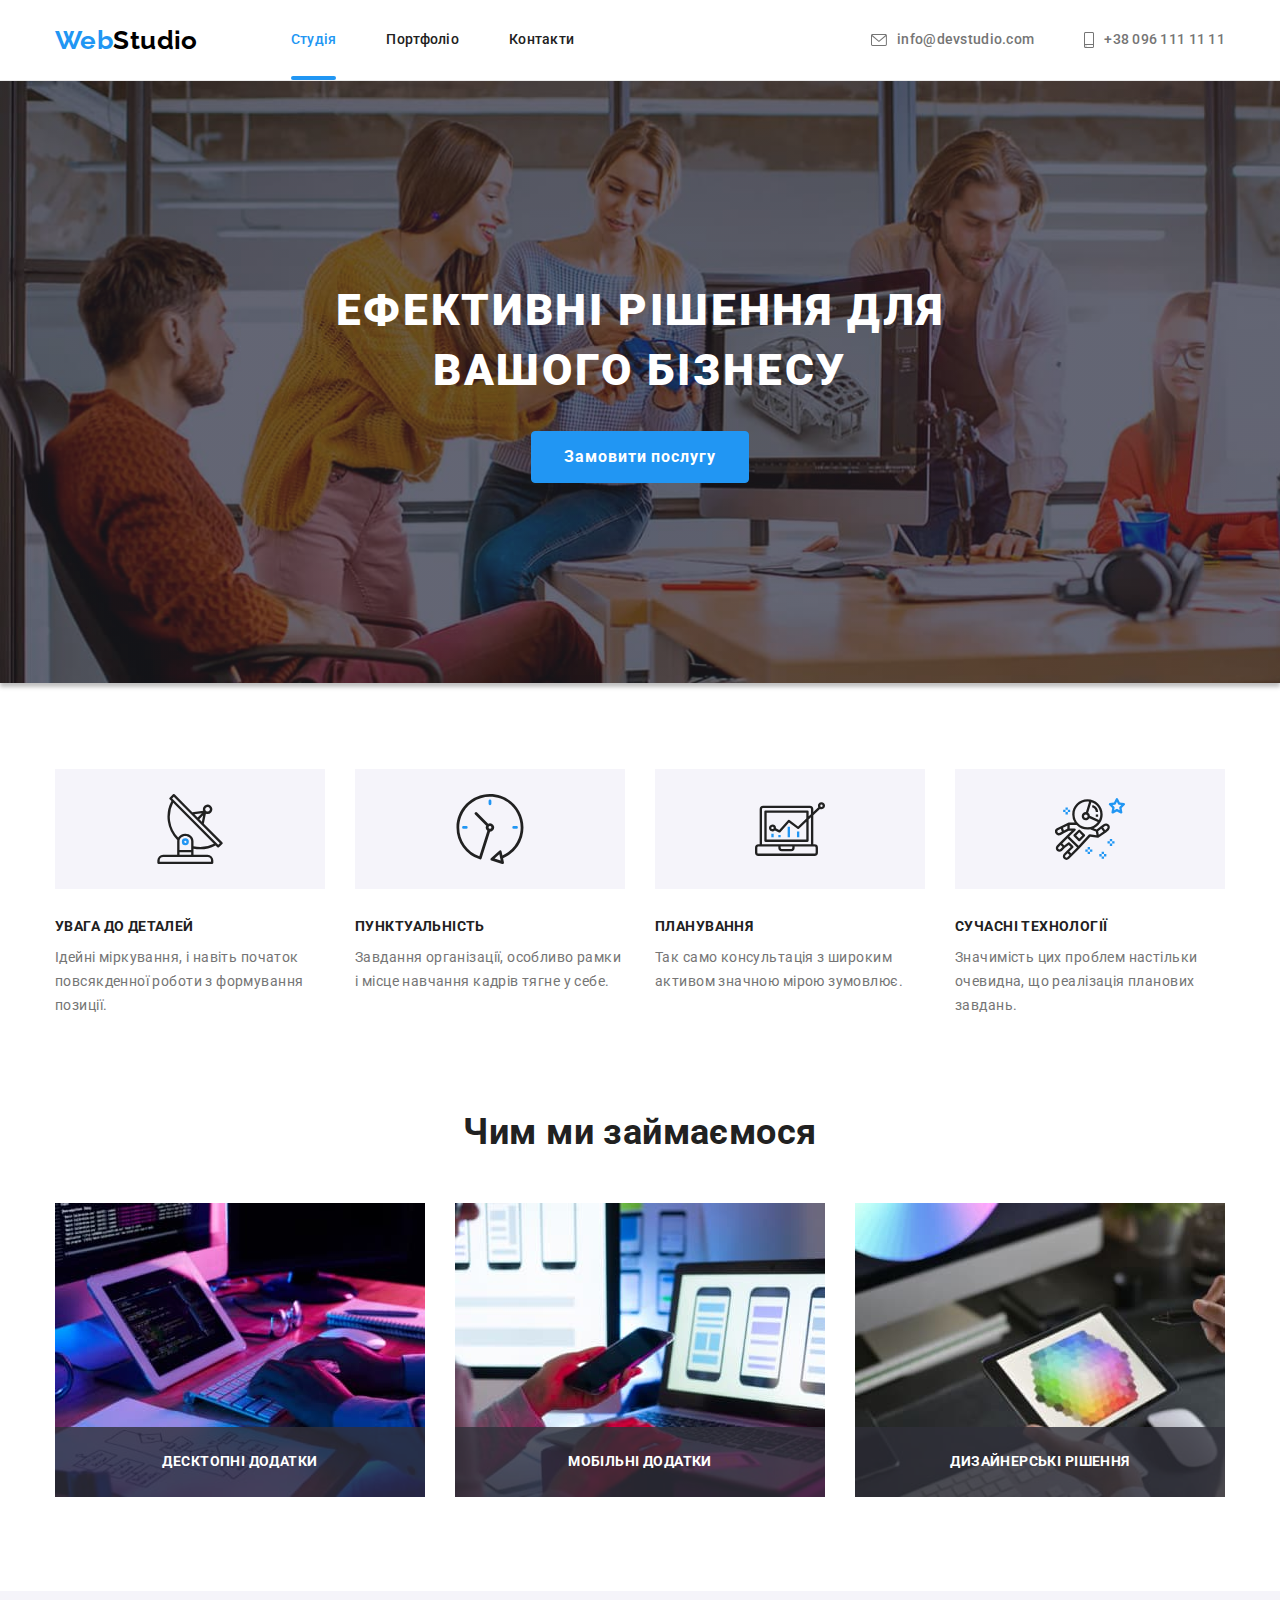
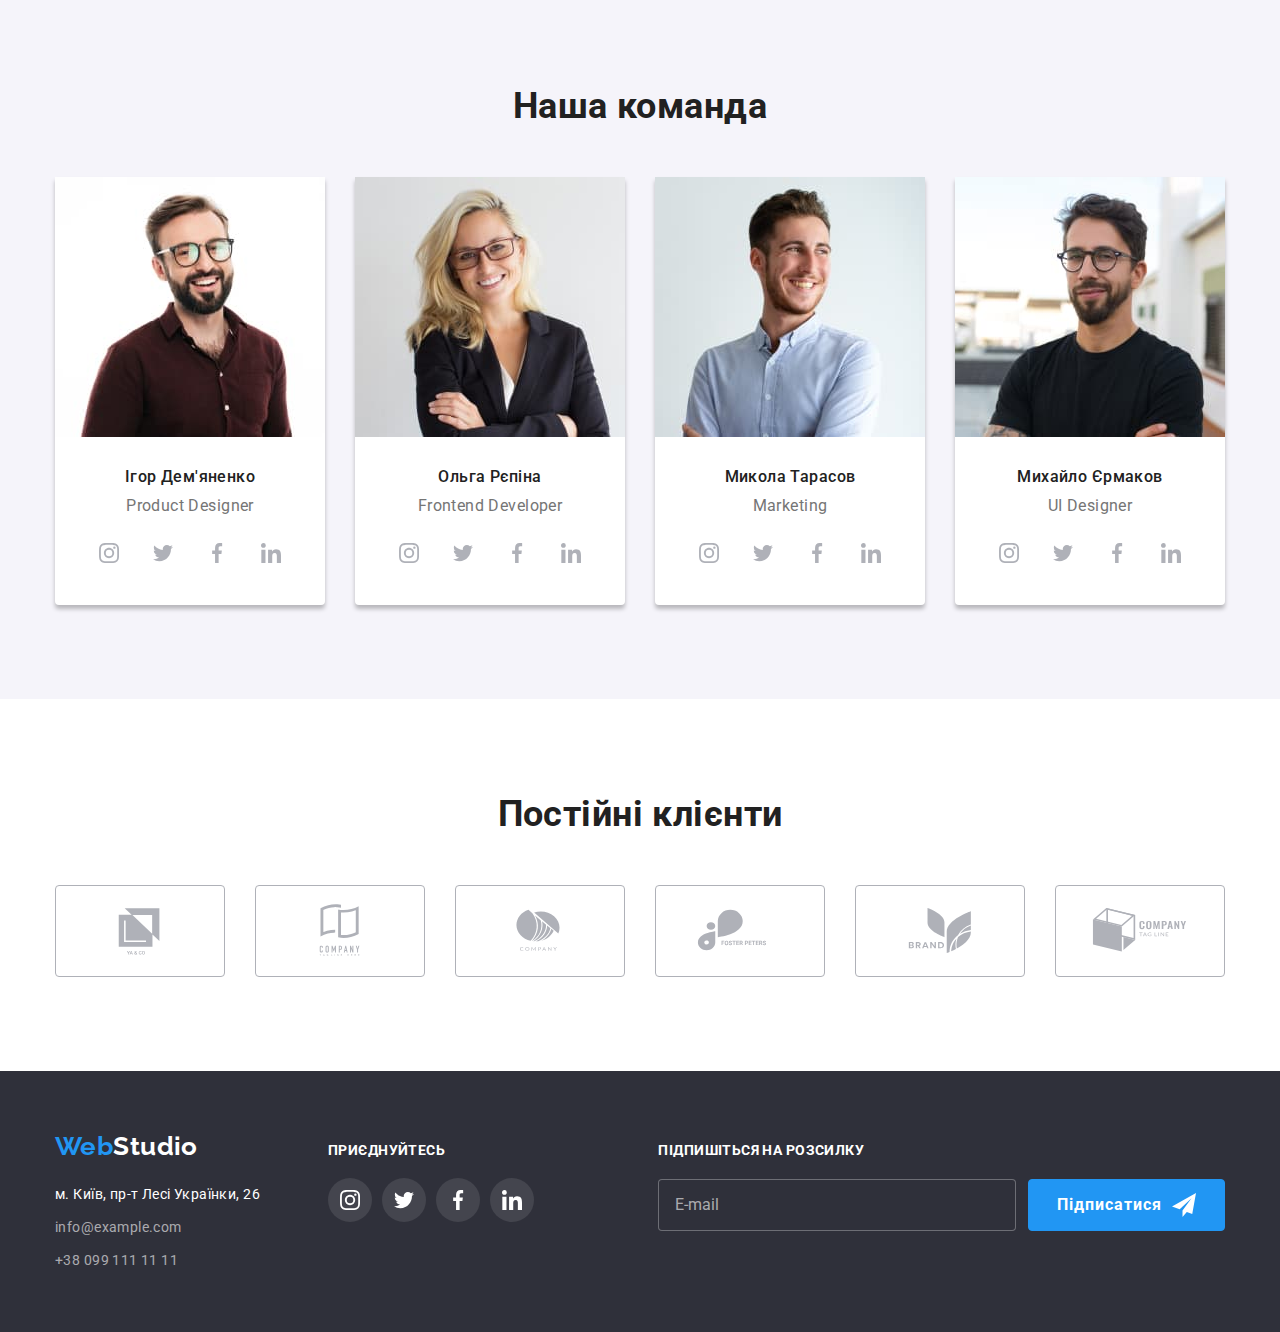
<file: index.html>
<!DOCTYPE html>
<html lang="uk">
<head>
    <meta charset="UTF-8">
    <meta http-equiv="X-UA-Compatible" content="IE=edge">
    <meta name="viewport" content="width=device-width, initial-scale=1.0">
    <title>WebStudio</title>
    <link rel="preconnect" href="https://fonts.googleapis.com">
    <link rel="preconnect" href="https://fonts.gstatic.com" crossorigin>
    <link href="https://fonts.googleapis.com/css2?family=Raleway:wght@700&family=Roboto:wght@400;500;700;900&display=swap" rel="stylesheet">
    <link rel="stylesheet" href="https://cdn.jsdelivr.net/npm/modern-normalize@1.1.0/modern-normalize.min.css">
    <link rel="stylesheet" href="./css/styles.css">
</head>
<body>
    <header class="header">
        <div class="container header-flex">
        <nav class="nav">
        <a class="header-logo link" href="index.html">
           <span class="logo-web">Web</span>Studio 
        </a>
        <ul class="menu list">
            <li class="menu-item"><a class="menu-link link current" href="index.html" >Студія</a></li>
            <li class="menu-item"><a class="menu-link link " href="portfolio.html">Портфоліо</a> </li>
            <li class="menu-item"><a class="menu-link link" href="#contact">Контакти</a></li>
        </ul>
        </nav>
        <ul class="contact list">
            <li><a class="link header-email" href="mailto:info@devstudio.com">
                <svg width="16" height="12" lang="en" aria-label="email icon" class="icon-email">
                <use href="./images/sprite1.svg#icon-email"></use>
            </svg>info@devstudio.com</a></li>
            <li><a class="link header-phone-number" href="tel:+380961111111">
                <svg width="10" height="16" aria-label="phone icon" class="icon-phone">
                <use href="./images/sprite1.svg#icon-phone"></use>
            </svg>+38 096 111 11 11</a></li>
        </ul></div>
    </header>
    <main>
        <section class="hero">
            <div class="container ">
            
            <h1 class="hero-title" >Ефективні рішення для вашого бізнесу</h1>
            <button class="modal_open_btn" type="button" data-modal-open>Замовити послугу</button>
        </div>
        </section>
    <section class="desc section">
        <div class="container">
         <h2 class="desc-title-hidden">Основний підхід до створення проекту</h2>
        <ul class="list desc-flex">
            <li class="desc-list-item">
                <div class="svg"><svg width="70" height="70" lang="en" aria-label="antenna icon" class="desc-icon">
                    <use href="./images/sprite1.svg#icon-antenna"></use>
                </svg></div>
                <div class="desc-card-down">
                <h3 class="desc-subtitle ">УВАГА ДО ДЕТАЛЕЙ</h3>
                <p class="desc-text">Ідейні міркування, і навіть початок  повсякденної роботи з формування позиції.</p>
            </div>
            </li>
            <li class="desc-list-item">
                <div class="svg"><svg width="70" height="70" lang="en" aria-label="clock icon" class="desc-icon">
                    <use href="./images/sprite1.svg#icon-clock"></use>
                </svg></div>
                <div class="desc-card-down">
                <h3 class="desc-subtitle">ПУНКТУАЛЬНІСТЬ</h3>
                <p class="desc-text">Завдання організації, особливо рамки і місце навчання кадрів тягне у себе.</p>
            </div>
            </li>
            <li class="desc-list-item">
                <div class="svg"><svg width="70" height="70" lang="en" aria-label="diagram icon" class="desc-icon">
                    <use href="./images/sprite1.svg#icon-diagram"></use>
                </svg></div>
                <div class="desc-card-down">
                <h3 class="desc-subtitle">ПЛАНУВАННЯ</h3>
                <p class="desc-text">Так само консультація з широким активом значною мірою зумовлює.</p>
            </div>
            </li>
            <li class="desc-list-item">
                <div class="svg"><svg width="70" height="70" lang="en" aria-label="astrounaut icon" class="desc-icon">
                    <use href="./images/sprite1.svg#icon-astronaut"></use>
                </svg></div>
                <div class="desc-card-down">
                <h3 class="desc-subtitle">СУЧАСНІ ТЕХНОЛОГІЇ</h3>
                <p class="desc-text">Значимість цих проблем настільки очевидна, що реалізація планових завдань.</p>
            </div>
            </li>
            
            
        </ul>
    </div>
    </section>
    <section class="features section" >
        <div class="container">
        <h2 class="features-title">Чим ми займаємося</h2>
        <ul class="list features-flex">
        <li>
            <div class="features-img-box">
            <img class="features-img" src="./images/photo1.jpg" 
            alt="Десктопні додатки" width="370" height="294">
            <div class="features-text-backdrop">
            <p class="features-text">Десктопні додатки</p>
            </div></div>
        </li>
        <li>
            <div class="features-img-box">
            <img class="features-img" src="./images/photo2.jpg" 
            alt="Мобільні додатки" width="370" height="294">
            <div class="features-text-backdrop">
            <p class="features-text">Мобільні додатки</p>
            </div></div>
        </li>
        <li>
            <div class="features-img-box">
            <img class="features-img" src="./images/photo3.jpg" 
            alt="Дизайнерські рішення" width="370" height="294">
            <div class="features-text-backdrop">
            <p class="features-text">Дизайнерські рішення</p>
            </div></div>
        </li>
            </ul>
        </div>
    </section>
<section class="team section">
    <div class="container">
    <h2 class="team-title">Наша команда</h2>
    <ul class="list team-flex">
        <li class="team-one-persone">
            <img class="team-img" src="./images/igor.jpg" alt="Ігор" width="270" height="260">
            <div class="team-card-down">
            <h3 class="team-subtitle">Ігор Дем'яненко</h3>
            <p lang="en" class="team-text">Product Designer</p>
            <ul class="list team-social-list">
                <li>
                    <a href="#" class="link social-link-team">
                        <svg width="20" height="20" lang="en" aria-label="instagram icon" class="social-icon">
                            <use href="./images/sprite1.svg#icon-instagram"></use>
                        </svg>
                    </a>
                </li>
                <li>
                    <a href="#" class="link social-link-team">
                        <svg width="20" height="20" lang="en" aria-label="twitter icon" class="social-icon">
                            <use href="./images/sprite1.svg#icon-twitter"></use>
                        </svg>
                    </a>
                </li>
                <li>
                    <a href="#" class="link social-link-team">
                        <svg width="20" height="20" lang="en" aria-label="facebook icon" class="social-icon">
                            <use href="./images/sprite1.svg#icon-facebook"></use>
                        </svg>
                    </a>
                </li>
                <li>
                    <a href="#" class="link social-link-team">
                        <svg width="20" height="20" lang="en" aria-label="linkedin icon" class="social-icon">
                            <use href="./images/sprite1.svg#icon-linkedin"></use>
                        </svg>
                    </a>
                </li>
            </ul>
        </div>
 
        </li>
        <li class="team-one-persone">
            <img class="team-img" src="./images/olga.jpg" alt="Ольга" width="270" height="260">
            <div class="team-card-down">
                <h3 class="team-subtitle">Ольга Рєпіна</h3>
                <p lang="en" class="team-text">Frontend Developer</p>
                <ul class="list team-social-list">
                    <li>
                        <a href="#" class="link social-link-team">
                            <svg width="20" height="20" lang="en" aria-label="instagram icon" class="social-icon">
                                <use href="./images/sprite1.svg#icon-instagram"></use>
                            </svg>
                        </a>
                    </li>
                    <li>
                        <a href="#" class="link social-link-team">
                            <svg width="20" height="20" lang="en" aria-label="twitter icon" class="social-icon">
                                <use href="./images/sprite1.svg#icon-twitter"></use>
                            </svg>
                        </a>
                    </li>
                    <li>
                        <a href="#" class="link social-link-team">
                            <svg width="20" height="20" lang="en" aria-label="facebook icon" class="social-icon">
                                <use href="./images/sprite1.svg#icon-facebook"></use>
                            </svg>
                        </a>
                    </li>
                    <li>
                        <a href="#" class="link social-link-team">
                            <svg width="20" height="20" lang="en" aria-label="linkedin icon" class="social-icon">
                                <use href="./images/sprite1.svg#icon-linkedin"></use>
                            </svg>
                        </a>
                    </li>
                </ul>
            </div>
        </li>
        <li class="team-one-persone">
            <img class="team-img" src="./images/mikola.jpg" alt="Микола" width="270" height="260">
            <div class="team-card-down">
                <h3 class="team-subtitle">Микола Тарасов</h3>
                <p lang="en" class="team-text">Marketing</p>
                <ul class="list team-social-list">
                    <li>
                        <a href="#" class="link social-link-team">
                            <svg width="20" height="20" lang="en" aria-label="instagram icon" class="social-icon">
                                <use href="./images/sprite1.svg#icon-instagram"></use>
                            </svg>
                        </a>
                    </li>
                    <li>
                        <a href="#" class="link social-link-team">
                            <svg width="20" height="20" lang="en" aria-label="twitter icon" class="social-icon">
                                <use href="./images/sprite1.svg#icon-twitter"></use>
                            </svg>
                        </a>
                    </li>
                    <li>
                        <a href="#" class="link social-link-team">
                            <svg width="20" height="20" lang="en" aria-label="facebook icon" class="social-icon">
                                <use href="./images/sprite1.svg#icon-facebook"></use>
                            </svg>
                        </a>
                    </li>
                    <li>
                        <a href="#" class="link social-link-team">
                            <svg width="20" height="20" lang="en" aria-label="linkedin icon" class="social-icon">
                                <use href="./images/sprite1.svg#icon-linkedin"></use>
                            </svg>
                        </a>
                    </li>
                </ul>
                </div>
         
             <li class="team-one-persone">
            <img class="team-img" src="./images/mihailo.jpg" alt="Михайло" width="270" height="260">  
            <div class="team-card-down">
            <h3 class="team-subtitle">Михайло Єрмаков</h3>
            <p lang="en" class="team-text">UI Designer</p>
            <ul class="list team-social-list">
                <li>
                    <a href="#" class="link social-link-team">
                        <svg width="20" height="20" lang="en" aria-label="instagram icon" class="social-icon">
                            <use href="./images/sprite1.svg#icon-instagram"></use>
                        </svg>
                    </a>
                </li>
                <li>
                    <a href="#" class="link social-link-team">
                        <svg width="20" height="20" lang="en" aria-label="twitter icon" class="social-icon">
                            <use href="./images/sprite1.svg#icon-twitter"></use>
                        </svg>
                    </a>
                </li>
                <li>
                    <a href="#" class="link social-link-team">
                        <svg width="20" height="20" lang="en" aria-label="facebook icon" class="social-icon">
                            <use href="./images/sprite1.svg#icon-facebook"></use>
                        </svg>
                    </a>
                </li>
                <li>
                    <a href="#" class="link social-link-team">
                        <svg width="20" height="20" lang="en" aria-label="linkedin icon" class="social-icon">
                            <use href="./images/sprite1.svg#icon-linkedin"></use>
                        </svg>
                    </a>
                </li>
            </ul>
        
            </div>
        </ul>
       
</div>
</section>
<section class="section client">
    <div class="container">
        <h2 class="client-title">Постійні клієнти</h2>
        <ul class="list client-list">
            <li>
                <a class="link client-link" href="#">
                    <svg class="icon-logo" lang="en" aria-label="first logo icon" width="106" height="60">
                        <use href="./images/sprite1.svg#icon-logo1"></use>
                    </svg>
                </a>
            </li>
            <li>
                <a class="link client-link" href="#">
                    <svg class="icon-logo" lang="en" aria-label="second logo icon" width="106" height="60">
                        <use href="./images/sprite1.svg#icon-logo2"></use>
                    </svg>
                </a>
            </li>
            <li>
                <a class="link client-link" href="#">
                    <svg class="icon-logo" lang="en" aria-label="third logo icon" width="106" height="60">
                        <use href="./images/sprite1.svg#icon-logo3"></use>
                    </svg>
                </a>
            </li>
            <li>
                <a class="link client-link" href="#">
                    <svg class="icon-logo" lang="en" aria-label="fourth logo icon" width="106" height="60">
                        <use href="./images/sprite1.svg#icon-logo4"></use>
                    </svg>
                </a>
            </li>
            <li>
                <a class="link client-link" href="#">
                    <svg class="icon-logo" lang="en" aria-label="fifth logo icon" width="106" height="60">
                        <use href="./images/sprite1.svg#icon-logo5"></use>
                    </svg>
                </a>
            </li>
            <li>
                <a class="link client-link" href="#">
                    <svg class="icon-logo" lang="en" aria-label="sixth ogo icon" width="106" height="60">
                        <use href="./images/sprite1.svg#icon-logo6"></use>
                    </svg>
                </a>
            </li>
        </ul>
    </div>
</section>
</main>
<footer id="contact" class="footer">
    <div class="container footer-flex">
        <div class="logo-addres">
    <a class="footer-logo link" href="index.html">
       <span class="logo-web">Web</span>Studio
    </a>
    <address class="address">
    <ul class="list">
     <li class="item-location">
        <a class="link location" href="https://www.google.com/maps/d/viewer?mid=10uSM3H-mIU3GznYo2szRIEphczw&hl=en_US&ll=50.42834186069751%2C30.53867194374802&z=18" 
     target="_blank" rel="noopener noreferre nofollow"> м. Київ, пр-т Лесі Українки, 26</a>
    </li>
   
    <li class="item-phone-number"><a class="link footer-phone-number" href="mailto:info@example.com">info@example.com</a></li>
    <li><a class="link footer-email" href="tel:+380991111111">+38 099 111 11 11</a></li>
    </ul>   </address>
</div>
    <div class="footer-social">
        <p class="footer-text">приєднуйтесь</p>
        <ul class="list footer-social-list">
            <li>
                <a href="#" class="link footer-social-link">
                    <svg width="20" height="20" lang="en" aria-label="instagram icon" class="footer-social-icon">
                        <use href="./images/sprite1.svg#icon-instagram"></use>
                    </svg>
                </a>
            </li>
            <li>
                <a href="#" class="link footer-social-link">
                    <svg width="20" height="20" lang="en" aria-label="twitter icon" class="footer-social-icon">
                        <use href="./images/sprite1.svg#icon-twitter"></use>
                    </svg>
                </a>
            </li>
            <li>
                <a href="#" class="link footer-social-link">
                    <svg width="20" height="20" lang="en" aria-label="facebook icon" class="footer-social-icon">
                        <use href="./images/sprite1.svg#icon-facebook"></use>
                    </svg>
                </a>
            </li>
            <li>
                <a href="#" class="link footer-social-link">
                    <svg width="20" height="20" lang="en" aria-label="linkedin icon" class="footer-social-icon">
                        <use href="./images/sprite1.svg#icon-linkedin"></use>
                    </svg>
                </a>
            </li>
        </ul>
            </div>
            <div class="footer-box-form">
                <p class="footer-form-text">Підпишіться на розсилку</p>
                <form class="footer-form">
                    <!-- <div class="form-flex"></div> -->
                    <input placeholder="E-mail" class="footer-input" type="email" name="footer-email">
                    <button class="footer-form-btn" type="submit">
                        <span>
                        Підписатися</span>
                        <span>
                        <svg class="icon-send" width="24" height="24"><use href="./images/sprite1.svg#icon-send"></use>
                        </svg></span>
                    </button>
                </form>
            </div>
            </div>
    </footer>
    <div class="backdrop is-hidden" data-modal>
    <div class="modal">
        <button class="modal-close-btn" type="button" data-modal-close>
        <svg class="modal-close-icon" width="18" height="18">
            <use href="./images/sprite1.svg#icon-x"></use>
        </svg>  
    </button>
    <p class="modal-title">Залиште свої дані, ми вам передзвонимо</p>
    <form class="modal-form">
        <label class="modal-form-field">
           <span class="modal-form-field-text">Ім'я</span> 
           <span class="modal-wrapper-user">
        <input class="modal-form-input" required type="text" pattern="[a-zA-Zа-яА-ЯіІїЇ]+" name="User-name">
        <svg class="modal-icon-user" width="18" height="18">
            <use href="./images/sprite1.svg#icon-user-name"></use>
        </svg>
           </span>
            </label>
        <label class="modal-form-field">
            <span class="modal-form-field-text">Телефон</span>
            <span class="modal-wrapper-user">
        <input class="modal-form-input" required type="tel" 
        pattern="[0-9]{3}-[0-9]{3}-[0-9]{2}-[0-9]{2}" 
        title="xxx-xxx-xx-xx"
        name="user-number-telephone">
        <svg class="modal-icon-user" width="18" height="18">
            <use href="./images/sprite1.svg#icon-user-telephone"></use>
        </svg>
    </span>
            </label>
        <label class="modal-form-field">
            <span class="modal-form-field-text">Пошта</span>
            <span class="modal-wrapper-user">
        <input class="modal-form-input" type="email" name="user-email">
        <svg class="modal-icon-user" width="18" height="18">
            <use href="./images/sprite1.svg#icon-user-email"></use>
        </svg>
    </span>
            </label>
        <label class="modal-form-field">
            <span class="modal-form-field-text">Коментар</span>
        <textarea class="modal-form-message" name="user-message" placeholder="Введіть текст" ></textarea>
            </label>
        <label class="modal-form-checkbox" >
        <input  class="modal-form-policy" required type="checkbox" name="user-agree-policy">
        <svg width="16" height="15" class="modal-checkbox-icon">
            <use class="modal-checkbox-icon-use" href="./images/sprite1.svg#icon-accept"></use>
        </svg>
        <span class="modal-form-policy-text">Погоджуюся з розсилкою та приймаю 
            <a class="link policy-link" href="">Умови договору</a></span> 
            </label>

        <button class="modal-btn-submit" type="submit">Відправити</button>
     


    </form>
</div>
</div>
<script src="./js/modal.js"></script>
</body>
</html>
</file>
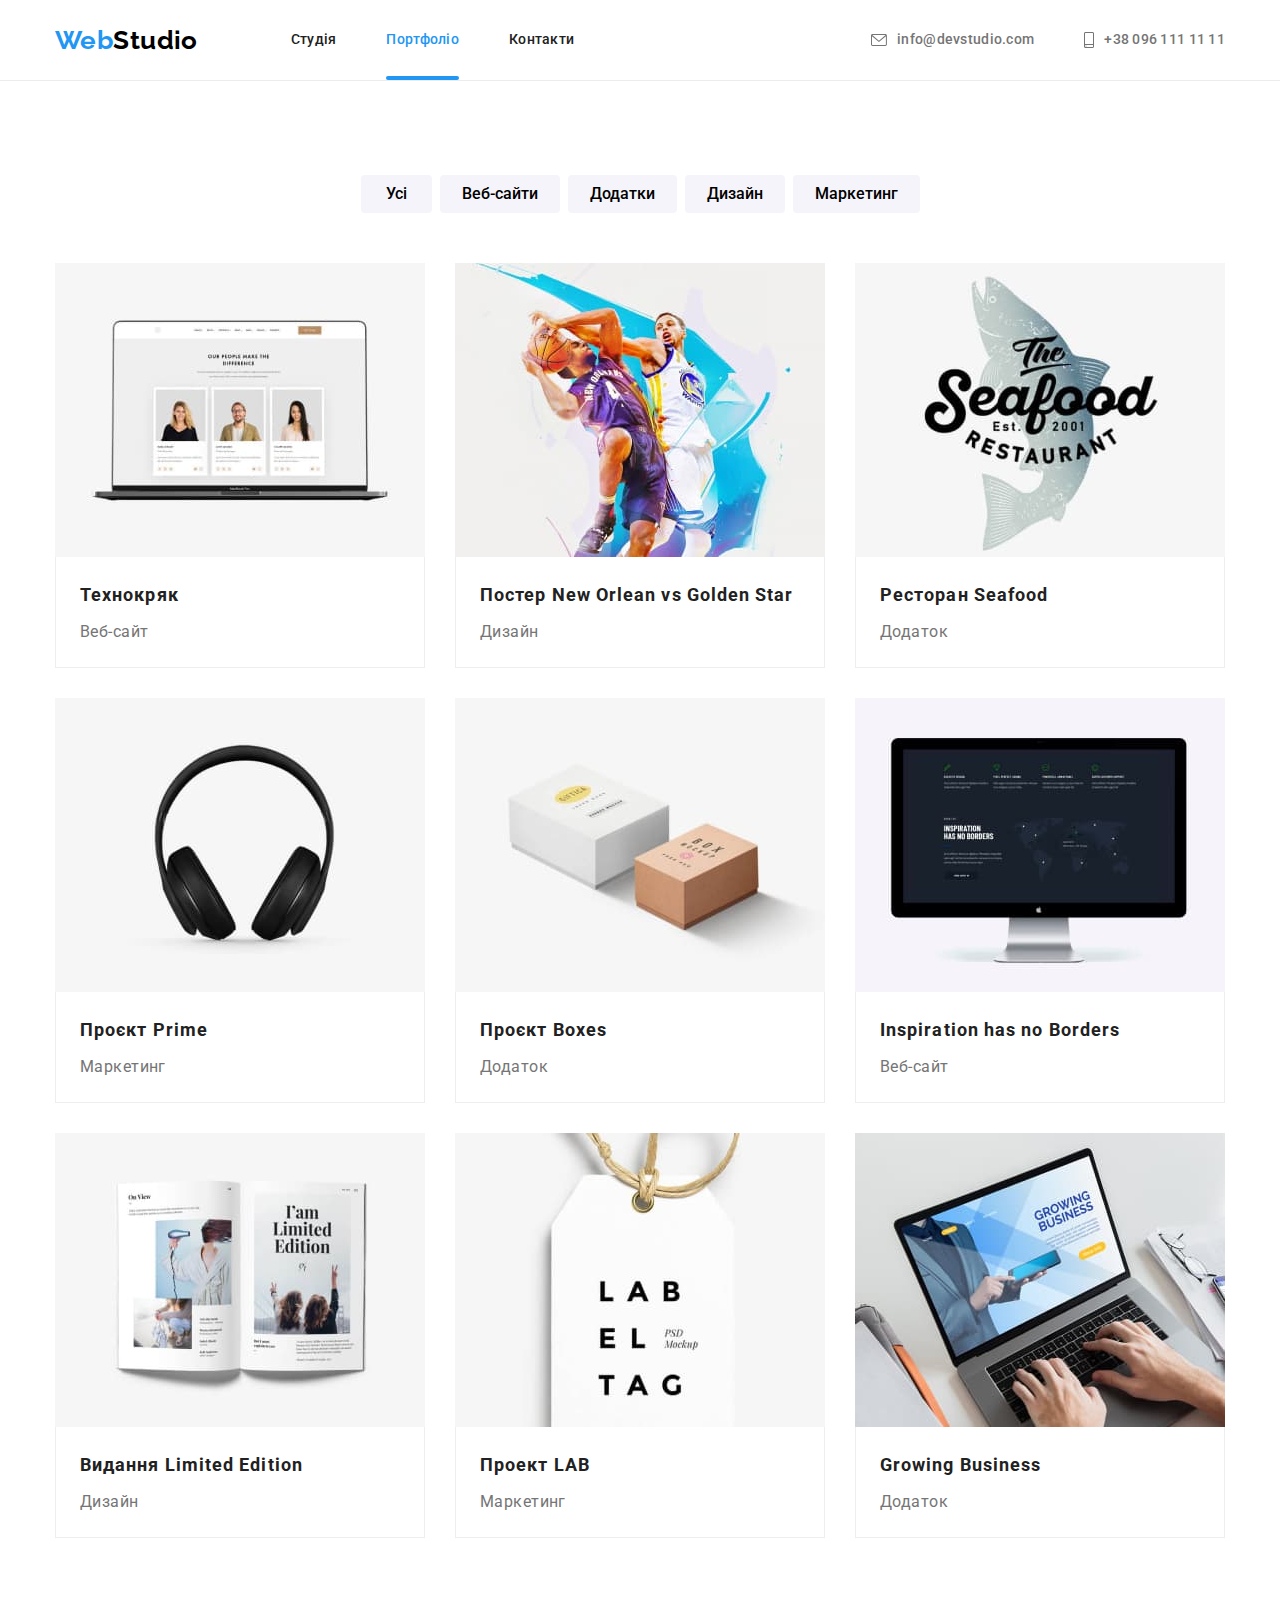
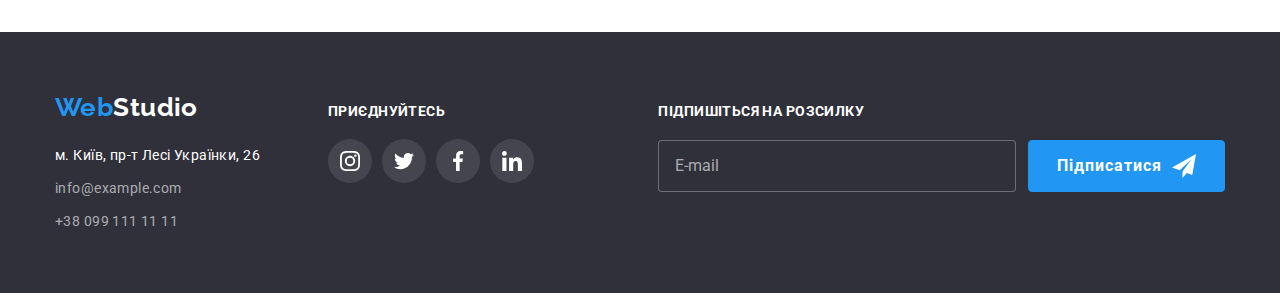
<file: portfolio.html>
<!DOCTYPE html>
<html lang="uk">
<head>
    <meta charset="UTF-8">
    <meta http-equiv="X-UA-Compatible" content="IE=edge">
    <meta name="viewport" content="width=device-width, initial-scale=1.0">
    <title>Portfolio</title>
    <link rel="preconnect" href="https://fonts.googleapis.com">
    <link rel="preconnect" href="https://fonts.gstatic.com" crossorigin>
    <link href="https://fonts.googleapis.com/css2?family=Raleway:wght@700&family=Roboto:wght@400;500;700;900&display=swap" rel="stylesheet">
    <link rel="stylesheet" href="https://cdn.jsdelivr.net/npm/modern-normalize@1.1.0/modern-normalize.min.css">
    <link rel="stylesheet" href="./css/styles.css">
</head>
<body>
    <header class="header">
        <div class="container header-flex">
        <nav class="nav">
        <a class="header-logo link" href="index.html">
           <span class="logo-web">Web</span>Studio 
        </a>
        <ul class="menu list">
            <li class="menu-item"><a class="menu-link link " href="index.html" >Студія</a> </li>
            <li class="menu-item"><a class="menu-link link current" href="portfolio.html"> Портфоліо</a> </li>
            <li class="menu-item"><a class="menu-link link" href="#contact"> Контакти</a></li>
        </ul>
        </nav>
        <ul class="contact list">
            <li><a class="link header-email" href="mailto:info@devstudio.com">
                <svg lang="en" aria-label="email icon" class="icon-email">
                <use href="./images/sprite1.svg#icon-email"></use>
            </svg>info@devstudio.com</a></li>
            <li><a class="link header-phone-number" href="tel:+380961111111">
                <svg aria-label="phone icon" class="icon-phone">
                <use href="./images/sprite1.svg#icon-phone"></use>
            </svg>+38 096 111 11 11</a></li>
        </ul></div>
    </header>
    <main >
        <section class="portfolio-main-section section">
            <div class="container">
        <h1 class="portfolio-title-hidden">Приклади робіт</h1>
        <ul class="list portfolio-btn-flex">
            <li>
                <button class="portfolio-btn portfolio-first-btn" type="button">Усі</button>
        </li>
        <li>
            <button class="portfolio-btn" type="button">Веб-сайти</button>
    </li>
    <li>
        <button class="portfolio-btn" type="button">Додатки</button>
            </li>
        <li>
    <button class="portfolio-btn" type="button">Дизайн</button>
        </li>
        <li>
    <button class="portfolio-btn" type="button">Маркетинг</button>
        </li>
        </ul>
        <ul class="list portfolio-flex">
            

            <li class="portfolio-project-box"><a class="link box-link" href="#">
                <div class="portfolio-img-wrapper">
            <img class="portfolio-img" width="370" height="294" src="./images/portfolio/img1.jpg" 
            alt="Технокряк">
            <p class="overlay">Ресурс пропонує комплексні пропозиції з різним рівнем функціоналу та 
                сервісів. Все це дозволить відвідувачу отримати вичерпні відомості про компанію 
                чи приватну особу.</p>
            </div>
               <div class="portfolio-card-down">
                <h2 class="portfolio-subtitle">Технокряк</h2>
                <p class="portfolio-text">Веб-сайт</p>
                </div></a>
               </li>

               <li class="portfolio-project-box"><a class="link box-link" href="#">
                <div class="portfolio-img-wrapper">
                <img class="portfolio-img" width="370" height="294" src="./images/portfolio/img2.jpg" 
                alt="Постер New Orlean vs Golden Star">
                <p class="overlay">Ресурс пропонує комплексні пропозиції з різним рівнем функціоналу та 
                    сервісів. Все це дозволить відвідувачу отримати вичерпні відомості про компанію 
                    чи приватну особу.</p>
                </div>
                <div class="portfolio-card-down">
                <h2 class="portfolio-subtitle">Постер<span lang="en"> New Orlean vs Golden Star</span></h2>
                <p class="portfolio-text">Дизайн</p>  
                </div></a>
               </li>

               <li class="portfolio-project-box"><a class="link box-link" href="#">
                <div class="portfolio-img-wrapper">
                <img class="portfolio-img" width="370" height="294" src="./images/portfolio/img3.jpg" 
                alt="Ресторан Seafood">
                <p class="overlay">Ресурс пропонує комплексні пропозиції з різним рівнем функціоналу та 
                    сервісів. Все це дозволить відвідувачу отримати вичерпні відомості про компанію 
                    чи приватну особу.</p>
                </div>
                 <div class="portfolio-card-down">
                    <h2 class="portfolio-subtitle">Ресторан<span lang="en"> Seafood</span> </h2>
                <p class="portfolio-text">Додаток</p>   
                </div></a>
               </li>
            

               <li class="portfolio-project-box"><a class="link box-link" href="#">
                <div class="portfolio-img-wrapper">
                <img class="portfolio-img" width="370" height="294" src="./images/portfolio/img4.jpg" 
                alt="Проєкт Prime">
                <p class="overlay">Ресурс пропонує комплексні пропозиції з різним рівнем функціоналу та 
                    сервісів. Все це дозволить відвідувачу отримати вичерпні відомості про компанію 
                    чи приватну особу.</p>
                </div>
                <div class="portfolio-card-down">
                    <h2 class="portfolio-subtitle">Проєкт<span lang="en"> Prime</span></h2>
                <p class="portfolio-text">Маркетинг</p>   
                </div></a>
               </li>

               <li class="portfolio-project-box"><a class="link box-link" href="#">
                <div class="portfolio-img-wrapper">
                <img class="portfolio-img" width="370" height="294" src="./images/portfolio/img5.jpg" 
                alt="Проєкт Boxes">
                <p class="overlay">Ресурс пропонує комплексні пропозиції з різним рівнем функціоналу та 
                    сервісів. Все це дозволить відвідувачу отримати вичерпні відомості про компанію 
                    чи приватну особу.</p>
                </div>
                <div class="portfolio-card-down">
                    <h2 class="portfolio-subtitle">Проєкт<span lang="en"> Boxes</span></h2>
                <p class="portfolio-text">Додаток</p>   
                </div></a>
               </li>

               <li class="portfolio-project-box"><a class="link box-link" href="#">
                <div class="portfolio-img-wrapper">
                <img class="portfolio-img" width="370" height="294" src="./images/portfolio/img6.jpg" 
                alt="Inspiration has no Borders">
                <p class="overlay">Ресурс пропонує комплексні пропозиції з різним рівнем функціоналу та 
                    сервісів. Все це дозволить відвідувачу отримати вичерпні відомості про компанію 
                    чи приватну особу.</p>
                </div>
                <div class="portfolio-card-down">
                    <h2 lang="en" class="portfolio-subtitle">Inspiration has no Borders</h2>
                <p class="portfolio-text">Веб-сайт</p>   
                </div></a>
               </li>

               <li class="portfolio-project-box"><a class="link box-link" href="#">
                <div class="portfolio-img-wrapper">
                <img class="portfolio-img" width="370" height="294" src="./images/portfolio/img7.jpg" 
                alt="Видання Limited Edition">
                <p class="overlay">Ресурс пропонує комплексні пропозиції з різним рівнем функціоналу та 
                    сервісів. Все це дозволить відвідувачу отримати вичерпні відомості про компанію 
                    чи приватну особу.</p>
                </div>
                <div class="portfolio-card-down">
                    <h2 class="portfolio-subtitle">Видання<span lang="en"> Limited Edition</span></h2>
                <p class="portfolio-text">Дизайн</p>   
                </div></a>
               </li>

               <li class="portfolio-project-box"><a class="link box-link" href="#">
                <div class="portfolio-img-wrapper">
                <img class="portfolio-img" width="370" height="294" src="./images/portfolio/img8.jpg" 
                alt="Проект LAB">
                <p class="overlay">Ресурс пропонує комплексні пропозиції з різним рівнем функціоналу та 
                    сервісів. Все це дозволить відвідувачу отримати вичерпні відомості про компанію 
                    чи приватну особу.</p>
                </div>
                <div class="portfolio-card-down">
                    <h2 class="portfolio-subtitle">Проект<span lang="en"> LAB</span></h2>
                <p class="portfolio-text">Маркетинг</p>   
                </div></a>
               </li>

               <li class="portfolio-project-box"><a class="link box-link" href="#">
                <div class="portfolio-img-wrapper">
                <img class="portfolio-img" width="370" height="294" src="./images/portfolio/img9.jpg" 
                alt="Growing Business">
                <p class="overlay">Ресурс пропонує комплексні пропозиції з різним рівнем функціоналу та 
                    сервісів. Все це дозволить відвідувачу отримати вичерпні відомості про компанію 
                    чи приватну особу.</p>
                </div>
                <div class="portfolio-card-down">
                    <h2 lang="en" class="portfolio-subtitle">Growing Business</h2>
                <p class="portfolio-text">Додаток</p>   
                </div></a>
               </li>
        </ul>
    </div>
</section>
    </main>
    <footer id="contact" class="footer">
        <div class="container footer-flex">
            <div class="logo-addres">
        <a class="footer-logo link" href="index.html">
           <span class="logo-web">Web</span>Studio
        </a>
        <address class="address">
        <ul class="list">
         <li class="item-location">
            <a class="link location" href="https://www.google.com/maps/d/viewer?mid=10uSM3H-mIU3GznYo2szRIEphczw&hl=en_US&ll=50.42834186069751%2C30.53867194374802&z=18" 
         target="_blank" rel="noopener noreferre nofollow"> м. Київ, пр-т Лесі Українки, 26</a>
        </li>
       
        <li class="item-phone-number"><a class="link footer-phone-number" href="mailto:info@example.com">info@example.com</a></li>
        <li><a class="link footer-email" href="tel:+380991111111">+38 099 111 11 11</a></li>
        </ul>   </address>
    </div>
        <div class="footer-social">
            <p class="footer-text">приєднуйтесь</p>
            <ul class="list footer-social-list">
                <li>
                    <a href="#" class="link footer-social-link">
                        <svg width="20" height="20" lang="en" aria-label="instagram icon" class="footer-social-icon">
                            <use href="./images/sprite1.svg#icon-instagram"></use>
                        </svg>
                    </a>
                </li>
                <li>
                    <a href="#" class="link footer-social-link">
                        <svg width="20" height="20" lang="en" aria-label="twitter icon" class="footer-social-icon">
                            <use href="./images/sprite1.svg#icon-twitter"></use>
                        </svg>
                    </a>
                </li>
                <li>
                    <a href="#" class="link footer-social-link">
                        <svg width="20" height="20" lang="en" aria-label="facebook icon" class="footer-social-icon">
                            <use href="./images/sprite1.svg#icon-facebook"></use>
                        </svg>
                    </a>
                </li>
                <li>
                    <a href="#" class="link footer-social-link">
                        <svg width="20" height="20" lang="en" aria-label="linkedin icon" class="footer-social-icon">
                            <use href="./images/sprite1.svg#icon-linkedin"></use>
                        </svg>
                    </a>
                </li>
            </ul>
                </div>
                <div class="footer-box-form">
                    <p class="footer-form-text">Підпишіться на розсилку</p>
                    <form class="footer-form">
                        <!-- <div class="form-flex"></div> -->
                        <input placeholder="E-mail" class="footer-input" type="email" name="footer-email">
                        <button class="footer-form-btn" type="submit">
                            <span>
                            Підписатися</span>
                            <span>
                            <svg class="icon-send" width="24" height="24"><use href="./images/sprite1.svg#icon-send"></use>
                            </svg></span>
                        </button>
                    </form>
    </div>
        </div>
     
    </footer>

</body>
</html>
</file>
<file: css/styles.css>
:root{
    --accent-color:#2196F3;
    --primary-text-dark-color: #212121;
    --secondary-text-dark-color:#757575;
    --text-light-color:#FFFFFF;
    --logo-text-color:#000000;
    --primary-font:'Roboto', sans-serif;
    --secondary-font:'Raleway', sans-serif;
    --primary-background-color:#FFFFFF;
    --secondary-background-color:#2F303A;
    --modal-btn-background-color:#2196F3;
    --logo-web-color:#2196F3;
    --team-background-color:#F5F4FA;
    --footer-contact-color:rgba(255, 255, 255, 0.6);
    --portfolio-project-background-color:#EEEEEE;
    --portfolio-btn-background-color:#F5F4FA;
    --hero-color:#FFFFFF;
    --modal-btn-border-color:#2196F3;
    --header-border-color:#ECECEC;
    --team-card-background-color:#FFFFFF;
    --team-card-border-color:#FFFFFF;
    --portfolio-box-border-color:#EEEEEE;
    --hero-line-gradient:rgba(47, 48, 58, 0.4);
    --team-box-shadow:rgba(0, 0, 0, 0.25);
    --portfolio-card-hover-shadow:rgba(0, 0, 0, 0.25);
    --portfoio-btn-shadow:rgba(0, 0, 0, 0.25);
    --hero-background-shadow:rgba(0, 0, 0, 0.25);
    --hero-background-color:#C4C4C4;
    --header-icon-color:#757575;
    --svg-background-color:#F5F4FA;
    --team-social-color:#AFB1B8;
    --team-social-color-hover-focus:#FFFFFF;
    --client-logo-color:#AFB1B8;
    --client-logo-border-color:#AFB1B8;
    --footer-social-background-color:#44454E;
    --footer-social-icon-color:#FFFFFF;
    --overlay-background-color:rgba(33, 150, 243, 0.9);
    --transition-duration:250ms;
    --transition-timing-function:cubic-bezier(0.4, 0, 0.2, 1);
    --backdrop-background-color:rgba(0, 0, 0, 0.2);
    --modal-background-color:#FFFFFF;
    --modal-close-btn-border-color:rgba(0, 0, 0, 0.1);
    --modal-close-btn-shadow-first-color:rgba(0, 0, 0, 0.12);
    --modal-close-btn-shadow-second-color:rgba(0, 0, 0, 0.14);
    --modal-close-btn-shadow-third-color:rgba(0, 0, 0, 0.2);
    --features-text-backdrop-background-color:rgba(47, 48, 58, 0.8);
    --modal-form-input-border-color:rgba(33, 33, 33, 0.2);
    --modal-message-placeholder-color:rgba(117, 117, 117, 0.5);
    --modal-fill-icon-use:#FFFFFF;
    --modal-icon-border-color:#212121;
    --modal-btn-shadow-color:rgba(0, 0, 0, 0.25);
    --footer-btn-submit-background-color:#2196F3;
    --footer-btn-submit-border-color:#2196F3;
    --footer-icon-send-fill-color:#FFFFFF;
    --footer-input-background-color:#2F303A;
    --footer-input-border-color:rgba(255, 255, 255, 0.3);
    --footer-input-placeholder-color:rgba(255, 255, 255, 0.6);

}
h1,
h2,
h3,
h4,
p
{
    margin-top: 0;
    margin-bottom: 0;
}
ol,ul{
    margin-top: 0;
margin-bottom: 0;
padding-left: 0;
}
.link{text-decoration: none;}
.list{list-style: none;}
.container{
    width: 1200px;
    padding-left: 15px;
    padding-right: 15px;
    margin-left: auto;
    margin-right: auto;
}
.section{
    padding: 94px 0;
}



img{display: block;}
button {  cursor: pointer;
    font-family:inherit;}

body {
    font-family: var(--primary-font);
    color:var(--primary-text-dark-color);
    font-size: 14px;
    letter-spacing: 0.03em;
    background-color: var(--primary-background-color);

}
.header-flex{
    align-items: center;
    display: flex;
    
}
.header{
    border-bottom: solid 1px var(--header-border-color) ;

}

.header-logo{
    margin-right: 93px;
    
    font-family: var(--secondary-font);
    font-weight: 700;
    font-size: 26px;
    line-height: 1.19;
    color:var(--logo-text-color);
    
}
.logo-web{color:var(--logo-web-color) ; }
.nav{
    display: flex;
    align-items: center;
    
}
.menu{ 
    display: flex;
    align-items:center;
    column-gap: 50px ;
    
    
}
.menu-item{ 
   
    
    
}

.menu-link {
    font-weight: 500;
    line-height: 1.14;
    letter-spacing: 0.02em;
   color: var(--primary-text-dark-color);
   transition: color var(--transition-duration) var(--transition-timing-function) ;
    position: relative;
    padding: 32px 0;
    display: block;
    }
    .menu-link:hover::after,
    .menu-link:focus::after{
        width: 100%;
        border-radius: 2px;
        height: 4px;
        position: absolute;
        content: "";
        background-color: var(--accent-color);
        opacity: 0;
        transition: opacity var(--transition-duration) var(--transition-timing-function);
        left: 0;
        bottom:0;
      
    }
    .menu-link:hover::after,
    .menu-link:focus::after{
        opacity: 1;
        }
.current::after {   
     position: absolute;
    content: "";
    background-color: var(--accent-color);
    height: 4px;
    width: 100%;
    border-radius: 2px;
    left: 0;
    bottom:0;
  
    
 

}


.menu-link:hover,
.menu-link:focus
{
    color:var(--accent-color);
}
.link.current {
    color: var(--accent-color);
}
.contact{ 
    display:flex;
    column-gap:50px;
    margin-left: auto;
}
.header-email{

    font-weight: 500;
    line-height: 1.14;
    letter-spacing: 0.02em;
    color: var(--secondary-text-dark-color);
    display: flex;
    align-items: center;
    column-gap: 10px;
    transition: color var(--transition-duration) var(--transition-timing-function) ;

}
.icon-email{ 
    width:16px ; height: 12px;
fill: var(--header-icon-color);
transition: fill var(--transition-duration) var(--transition-timing-function);
}

.header-phone-number{
    font-weight: 500;
    line-height: 1.14;
    letter-spacing: 0.02em;
    color:var(--secondary-text-dark-color);
    display: flex;
    column-gap: 10px;
    align-items: center;
    transition: color var(--transition-duration)  var(--transition-timing-function);


}
.icon-phone{
    fill: var(--header-icon-color);
     width: 10px; height: 16px;
     transition: fill var(--transition-duration) var(--transition-timing-function);

    }

.header-email:hover,
.header-email:focus,
.header-phone-number:hover,    
.header-phone-number:focus{
color:var(--accent-color);

}
.header-email:hover .icon-email,
.header-email:focus .icon-email,
.header-phone-number:focus .icon-phone,
.header-phone-number:hover .icon-phone{
    fill: var(--accent-color);
}
/*=======/header======*/

.hero{
    max-width: 1600px;
    margin-left: auto;
    margin-right: auto;
    background-color:var(--hero-background-color) ;
    background-image:linear-gradient(var(--hero-line-gradient),var(--hero-line-gradient)), 
    url(../images/hero/img.jpg) ;
    background-size: cover;
    padding-top: 200px ;
    padding-bottom: 200px;
    box-shadow:0 4px 4px 0 var(--hero-background-shadow) ;
    
}


    

.hero-title{
    margin-left: auto;
    margin-right: auto;
    width: 696px;
    font-weight: 900;
    font-size: 44px;
    line-height: 1.36;
    text-align: center;
    letter-spacing: 0.06em;
    text-transform: uppercase;
    color: var(--hero-color);
    margin-bottom: 30px;
    }
.modal_open_btn{
    margin-left: auto;
    margin-right: auto;
    border: solid 1px var(--modal-btn-border-color);
    border-radius: 4px;
    padding: 10px 32px;
    font-weight: 700;
    font-size: 16px;
    line-height: 1.88;
    display: flex;
    align-items: center;
    text-align: center;
    letter-spacing: 0.06em;
    background-color: var(--modal-btn-background-color);
    color: var(--text-light-color);
    transition: background-color var(--transition-duration) var(--transition-timing-function),
    color var(--transition-duration) var(--transition-timing-function) ;
  
}
.modal_open_btn:hover,
.modal_open_btn:focus{
    background-color: var(--accent-color);
    color:var(--text-light-color);
}
/*====/hero====*/
.desc{
    padding-top:86px;

}
.desc-title-hidden{
    visibility: hidden;
    width: 0;
    height: 0;}
    


    .desc-flex{      
    column-gap: 30px ;
    display: flex;
   flex-wrap: wrap;
    }
    .desc-icon{
        width: 70px;
        height: 70px;
    }
    .svg{
        display: flex;
        justify-content: center;
        align-items: center;
        width: 270px;
        height: 120px;
        background-color: var(--svg-background-color);
    margin-bottom: 30px;}
    .desc-list-item{
        max-width: 270px;
        flex-basis: calc((100%-30px) / 4);
        
    }
    .desc-card-down{
    
    }
.desc-subtitle{
    margin-bottom: 10px;
    font-weight: 700;
    font-size: 14px;
    line-height: 1.14;
    text-transform: uppercase;
}
.desc-text{
    line-height: 1.72;
    color: var(--secondary-text-dark-color);}
    /*===/desc===*/
.features{  padding-top: 0;
}
.features-title{
    font-weight: 700;
    font-size: 36px;
    line-height: 1.17;
    text-align: center;
    margin-bottom: 50px;
}
.features-flex{
    display: flex;
    column-gap: 30px;
}
.features-img{}
.features-img-box{
    position: relative;

}
.features-text-backdrop{
    background-color:var(--features-text-backdrop-background-color);
    position: absolute;
    width: 100%;
    left: 0;
    bottom: 0;

}
.features-text{
    font-weight: 700;
    line-height: 1.14;
display:flex ;
height: 70px;
align-items: center;
justify-content: center;
    text-transform: uppercase;
    color: var(--text-light-color);
   
    }

/*===/features===*/
.team{
    background-color: var(--team-background-color);

}
.team-title{
    font-weight: 700;
    font-size: 36px;
    line-height: 1.17;
    text-align: center;
    margin-bottom: 50px;
}
.team-flex{
    display: flex;
    flex-wrap: wrap;
    column-gap: 30px;

}
.team-social-list{
    display: flex;
    column-gap: 10px;
    justify-content: center;
  


}
.social-link-team{
    display: flex;
    align-items: center;
    justify-content: center;
    width: 44px;
    height: 44px;
    border-radius:50%;
    background-color: #fff;
    transition: background-color var(--transition-duration) var(--transition-timing-function);
    
}
.social-link-team:hover,
.social-link-team:focus{ 
    background-color: var(--accent-color);
}
.social-link-team:hover .social-icon,
.social-link-team:focus .social-icon{
    fill: var(--team-social-color-hover-focus );

}
.social-icon{
    width: 20px;
    height:20px ;
    fill: var(--team-social-color);
    transition:fill var(--transition-duration) var(--transition-timing-function);

}
    .team-one-persone{
        box-shadow: 0 4px 4px 0 var(--team-box-shadow);
        border-bottom-left-radius: 4px ;
        border-bottom-right-radius: 4px ;
        background-color: var(--team-card-background-color);
        max-width: 270px;
        flex-basis: calc((100%-30)/4);
    }
  

.team-img{
    

}
.team-card-down{
    padding-top: 30px;
    padding-bottom: 30px;
}
.team-subtitle{
    margin-bottom: 10px;
    font-weight: 500;
    font-size: 16px;
    line-height: 1.19;
    text-align: center;
}
.team-text{
    font-size: 16px;
    line-height: 1.19;
    text-align: center;
    color: var(--secondary-text-dark-color);
    margin-bottom: 16px;
  
 }
    
    /*===/team===*/
.client{}
.client-title{
    font-weight: 700;
    font-size: 36px;
    line-height: 1.17;
    text-align: center;
    margin-bottom:50px ;
}
.client-list{
    display: flex;
    justify-content: center;
    column-gap: 30px;
}
.icon-logo{
    width:106px ;
    height:60px ;
    fill: var(--client-logo-color);
    transition: fill var(--transition-duration) var(--transition-timing-function);
}

.client-link{
    display: flex;
    align-items: center;
    justify-content: center;
    width: 170px;
    height: 92px;
    border: solid 1px var(--client-logo-border-color);
    border-radius: 4px;
    transition: border var(--transition-duration) var(--transition-timing-function);
}
.client-link:hover,
.client-link:focus{
    border: solid 1px var(--accent-color);
}
.client-link:hover .icon-logo,
.client-link:focus .icon-logo{
    fill: var(--accent-color);
}

/* ==========/client=========== */


.footer{
    background-color: var(--secondary-background-color);
    padding: 60px 0;
}
.footer-flex{
    display: flex;
    align-items: baseline;
    
}
.logo-addres{
    margin-right: 68px;
}
.footer-logo{
    font-family: var(--secondary-font);
    font-weight: 700;
    font-size: 26px;
    line-height: 1.19;
    margin-bottom: 20px;
    color:var(--text-light-color);
    display: block;}
.address{font-style: normal;
}
.item-location{
    margin-bottom: 9px;
}
.location{
    font-weight: 400;
    line-height: 1.72;
    color: var(--text-light-color);
    transition: color var(--transition-duration) var(--transition-timing-function);
    }
    .item-phone-number{
        margin-bottom: 9px;
    }
.footer-phone-number{
    font-weight: 400;
    line-height: 1.72;
    color: var(--footer-contact-color);
    transition: color var(--transition-duration) var(--transition-timing-function);
}
.footer-email{
    font-weight: 400;
    line-height: 1.72;
    color: var(--footer-contact-color);
    transition: color var(--transition-duration) var(--transition-timing-function);
    }
    
.location:hover,
.location:focus,
.footer-phone-number:hover,
.footer-phone-number:focus,
.footer-email:hover,
.footer-email:focus{
    color:var(--accent-color)
    }
    .footer-social{
        margin-right: auto;

    }
    .footer-text {
        font-weight: 700;
        line-height: 16px;
        text-transform: uppercase;
    color: var(--text-light-color);
    margin-bottom: 20px;}
    .footer-social-list{
        display: flex;
        column-gap: 10px;
        
    }
    .footer-social-link{
        display: flex;
        width: 44px;
        height: 44px;
        border-radius: 50%;
        align-items: center;
        justify-content: center;
        background-color: var(--footer-social-background-color);
        transition: background-color var(--transition-duration) var(--transition-timing-function) ;
    }
    .footer-social-icon{
        fill: var(--footer-social-icon-color);
        width:20px ;
    height: 20px;}
    .footer-social-link:hover,
    .footer-social-link:focus{
        background-color: var(--accent-color);
    }
    .footer-box-form{
        margin-left: auto;
    }
    .footer-form{
        display: flex;
        column-gap: 12px;

    }
    .footer-form-text{
        font-weight: 700;
        line-height: 1.14;
        text-transform: uppercase;
        color: var(--text-light-color);
        margin-bottom: 20px;
    }
    .footer-input{
        padding: 15px 16px ;
        width: 358px;
        border: 1px solid var(--footer-input-border-color);
        background-color:var(--footer-input-background-color) ;
        border-radius: 4px;
    
    }
    .footer-input::placeholder{
        font-weight: 400;
    font-size: 16px;
    line-height: 1.25;
    color: var(--footer-input-placeholder-color);
    }
    .footer-form-btn{
        padding: 10px 28px;
        display: flex;
        text-align: center;
        align-items: center;
        column-gap: 10px;
        font-weight: 700;
        font-size: 16px;
        line-height: 1.88;
        letter-spacing: 0.06em;
        color: var(--text-light-color);
        background-color: var(--footer-btn-submit-background-color);
        border:1px solid var(--footer-btn-submit-border-color);
        border-radius: 4px;
    }
    .icon-send{
        fill:var(--footer-icon-send-fill-color);
        display: block;
    }

    

    /*===/footer===*/
 /*--/studio--*/
/*--portfolio--*/
.portfolio-main-section{

}
.portfolio-title-hidden{visibility: hidden;
width: 0;
height: 0;}
.portfolio-btn-flex{
    display: flex;

    column-gap: 8px; 
   justify-content: center;
   margin-bottom: 50px;

}
.portfolio-btn{
    font-weight: 500;
    font-size: 16px;
    line-height: 1.63;
    text-align: center;
    background-color:var(--portfolio-btn-background-color) ;
    border: solid 0  ;
    border-radius: 4px;
   padding: 6px 22px;
   transition: color var(--transition-duration) var(--transition-timing-function),
   background-color var(--transition-duration) var(--transition-timing-function),
   box-shadow var(--transition-duration) var(--transition-timing-function);



}
.portfolio-first-btn{
    padding: 6px 25px;
}
.portfolio-btn:hover,
.portfolio-btn:focus{
    background-color: var(--accent-color);
    color: var(--text-light-color);
    box-shadow: 0 4px 4px 0 var(--portfoio-btn-shadow);
    
}
.portfolio-flex{
    display: flex;
    flex-wrap: wrap;
    gap: 30px;
}
.portfolio-project-box{
    max-width: 370px;
    flex-basis: calc((100%-30)/3);}
    .box-link{
        display: block;
        transition: box-shadow var(--transition-duration) var(--transition-timing-function);
    }

.box-link:hover,
.box-link:focus
{ 
    box-shadow: 0 4px 4px 0 var(--portfolio-card-hover-shadow);}


.portfolio-card-down{
    border-left:solid 1px var(--portfolio-box-border-color) ;
    border-right:solid 1px var(--portfolio-box-border-color) ;
    border-bottom:solid 1px var(--portfolio-box-border-color) ;
    padding: 20px 24px;
  
}
.portfolio-img-wrapper{
    overflow: hidden;
    position: relative;
}
.portfolio-img{}
.box-link:focus .overlay{
    transform: translateY(0);
}
.box-link:hover .overlay{
    transform: translateY(0);
}
.overlay{
    position: absolute;
    font-weight: 400;
    font-size: 18px;
    line-height: 1.56;
    color: var(--text-light-color);
    left: 0;
    top: 0;
    width: 100%;
    height: 100%;
    background-color:var(--overlay-background-color);
    padding: 63px 24px;
    overflow-y: auto;
    transform: translateY(100%);
    transition: transform var(--transition-duration) var(--transition-timing-function) ;
    }
.portfolio-subtitle{
    color: var(--primary-text-dark-color);
    font-weight: 700;
    font-size: 18px;
    line-height: 2;
    letter-spacing: 0.06em;
    margin-bottom: 4px;
    

    
    }
.portfolio-text{
    color: var(--secondary-text-dark-color);
    font-size: 16px;
    line-height: 1.88;
    color: var(--secondary-text-dark-color);

    


    }

/* =================modal ===================*/
.backdrop{
    left: 0;
    top:0;
    background-color:var(--backdrop-background-color);
    position: fixed;
    width: 100%;
    height: 100%;
    z-index: 100;
    transition: opacity var(--transition-duration) var(--transition-timing-function),
    visibility var(--transition-duration) var(--transition-timing-function);
}
.backdrop.is-hidden{
    visibility: hidden;
    opacity: 0;
    pointer-events: none;
}
.modal{
    width:528px ;
    height:580px ;
    background-color: var(--modal-background-color);
    position: absolute;
    left: 50%;
    top:50%;
    transform: translate(-50%,-50%);
    padding: 40px;
}
.modal-close-btn{
    position: absolute;
    right: 8px;
    top: 8px;
    display: flex;
    align-items: center;
    justify-content: center;
    width: 30px;
    height: 30px;
    background-color: transparent;
    padding: 0;
    border-radius: 50%;
    border:solid 1px var(--modal-close-btn-border-color) ;
    box-shadow:  0px 1px 3px var(--modal-close-btn-shadow-first-color),
      0px 1px 1px var(--modal-close-btn-shadow-second-color),
      0px 2px 1px var(--modal-close-btn-shadow-third-color);
}
.modal-close-icon{
    width: 18px;
    height: 18px;
    transition: fill var(--transition-duration) var(--transition-timing-function);
}
.modal-close-btn:hover,
.modal-close-btn:focus{
    fill:var(--accent-color);
}
.modal-form{
    display: flex;
    flex-direction: column;
}
.modal-title{
    font-weight: 700;
    font-size: 20px;
    line-height: 1.15;
    text-align: center;
    margin-bottom: 12px;
 

}
.modal-form-field{}

.modal-form-input{
    margin-bottom: 10px;
    width: 100%;
    height: 40px;
    border:1px solid var(--modal-form-input-border-color);
    border-radius: 4px;
    padding-left:42px ;
    transition:border-color var(--transition-duration) var(--transition-timing-function) ;
}
.modal-form-input:focus{
    border-color:var(--accent-color) ;
    outline: none;
}
.modal-form-field-text{
    font-weight: 400;
    font-size: 12px;
    line-height: 1.17;
    letter-spacing: 0.01em;
    color: var(--secondary-text-dark-color);
    display: block;
    margin-bottom: 4px;
}

.modal-wrapper-user{
    position: relative;
    display: block;
}

.modal-icon-user{
    position: absolute;
top: 50%;
left: 12px;
transform: translateY(-50%);
display: block;
width: 18px;
height: 18px;
transition:fill var(--transition-duration) var(--transition-timing-function) ;
}
.modal-form-input:focus + .modal-icon-user{
    fill: var(--accent-color);
}
.modal-form-checkbox{
    display: flex;
    align-items: center;
    margin-bottom: 30px;
}
.modal-form-policy-text{
    font-weight: 400;
    font-size: 14px;
    line-height: 1.72;
    color: var(--secondary-text-dark-color);
}
.policy-link{
    color: var(--accent-color);
    text-decoration-line: underline;

}

.modal-form-message{
    margin-bottom: 20px;
    width: 100%;
    height:120px ;
    border-radius:4px ;
    border:1px solid var(--modal-form-input-border-color);
    padding: 12px 16px;
    resize: none;
    transition: border-color var(--transition-duration) var(--transition-timing-function);
}
.modal-form-message::placeholder{
    font-weight: 400;
    font-size: 12px;
    line-height: 1.17;
    letter-spacing: 0.01em;
    color: var(--modal-message-placeholder-color);

}
.modal-form-message:focus{
    
    border-color: var(--accent-color);
    outline: none;
}

.modal-form-policy{
    appearance: none;
    position: absolute;
}
.modal-checkbox-icon{
    margin-right: 8.38px;
    width: 16px;
    height: 15px;
    border: 2px solid var(--modal-icon-border-color);
    fill: var(--modal-fill-icon-use);
    border-radius: 2px;
 
 
}
.modal-checkbox-icon-use{
    
    display: none;
    
}
.modal-form-policy:checked + .modal-checkbox-icon{
    background-color: var(--accent-color);
    border-color: var(--accent-color);
}
.modal-form-policy:checked + .modal-checkbox-icon .modal-checkbox-icon-use{
    display: block;
}
.modal-form-policy:focus + .modal-checkbox-icon{
    box-shadow: 0 0 0 2px var(--accent-color) ;
}
.modal-btn-submit{
    color: var(--text-light-color);
    align-self: center;
    font-weight: 700;
    font-size: 16px;
    line-height: 1.88;
    background-color:var(--modal-btn-background-color);
    text-align: center;
    letter-spacing: 0.06em;
    border:1px solid var(--modal-btn-border-color) ;
    border-radius: 4px;
    padding: 10px 52px;
    transition: box-shadow var(--transition-duration) var(--transition-timing-function);
  }
  .modal-btn-submit:hover,
  .modal-btn-submit:focus{
    box-shadow: 0px 4px 4px var(--modal-btn-shadow-color);
  }
</file>
